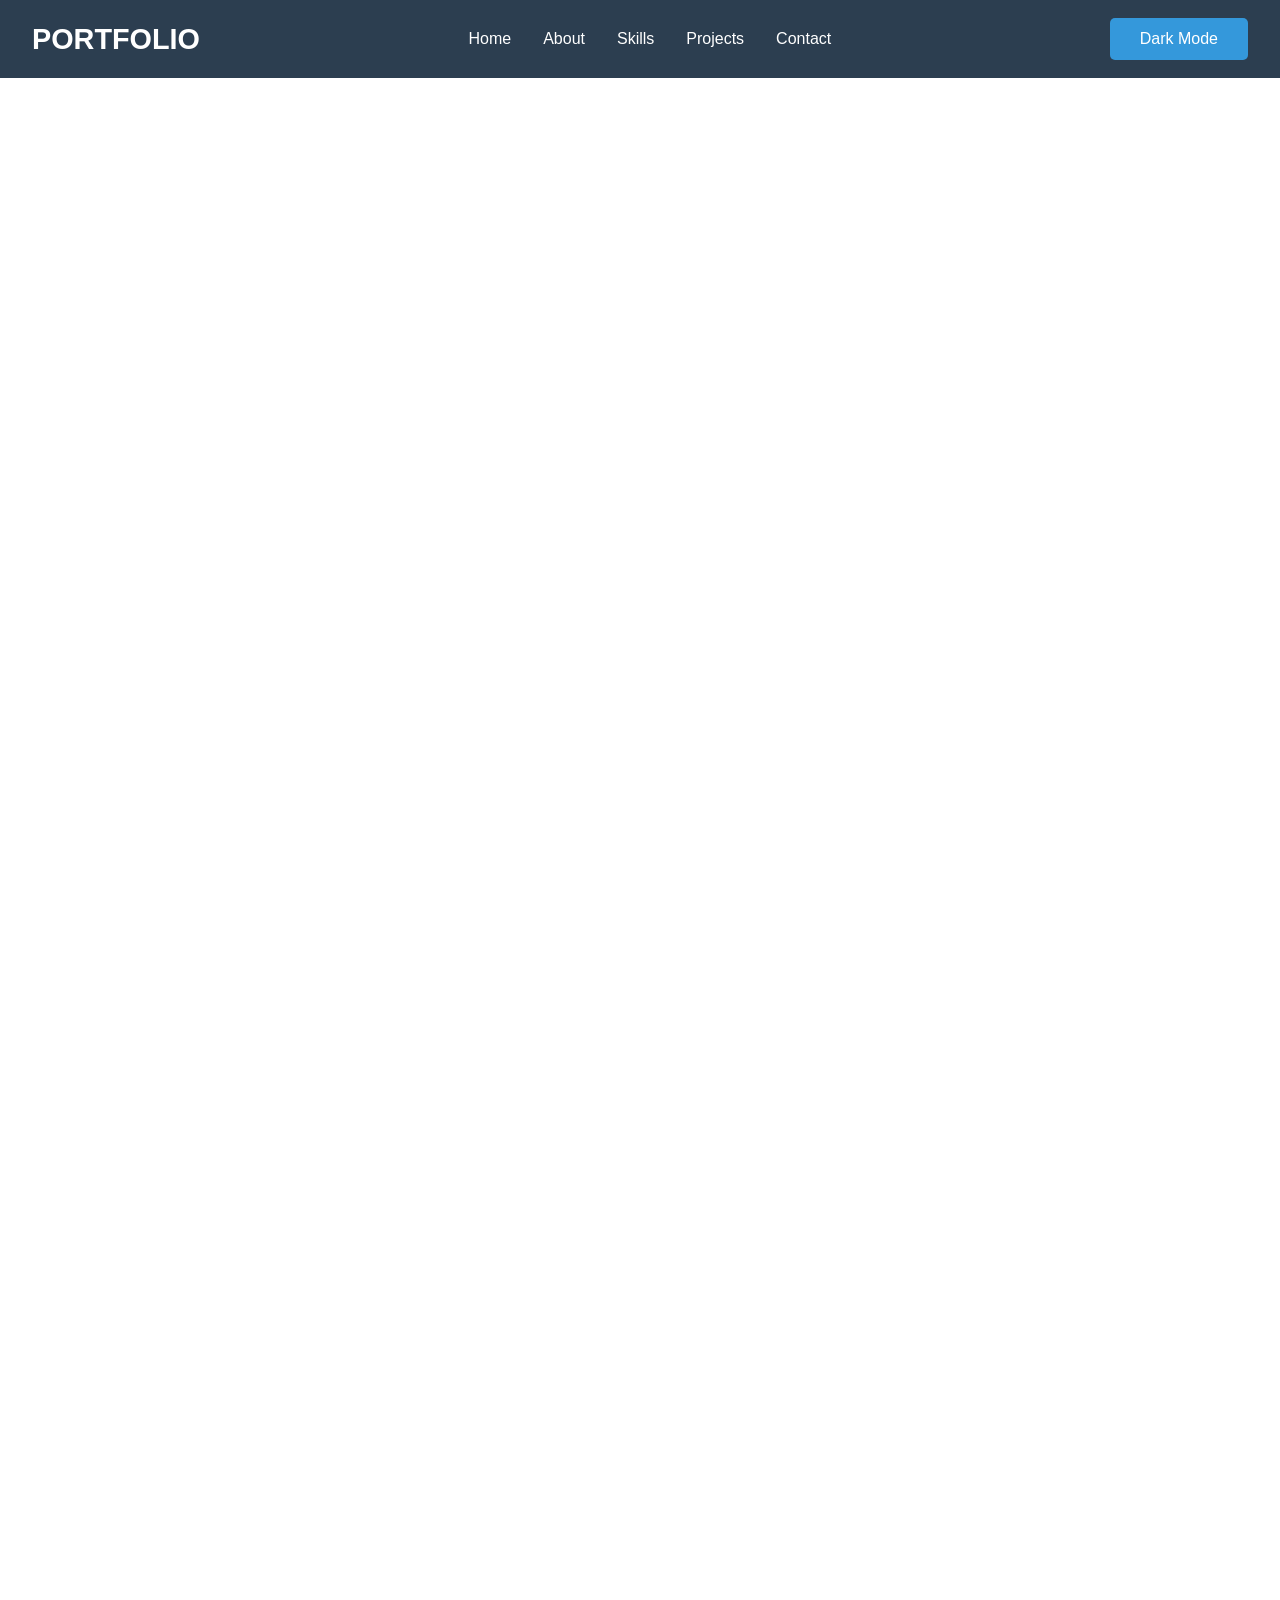
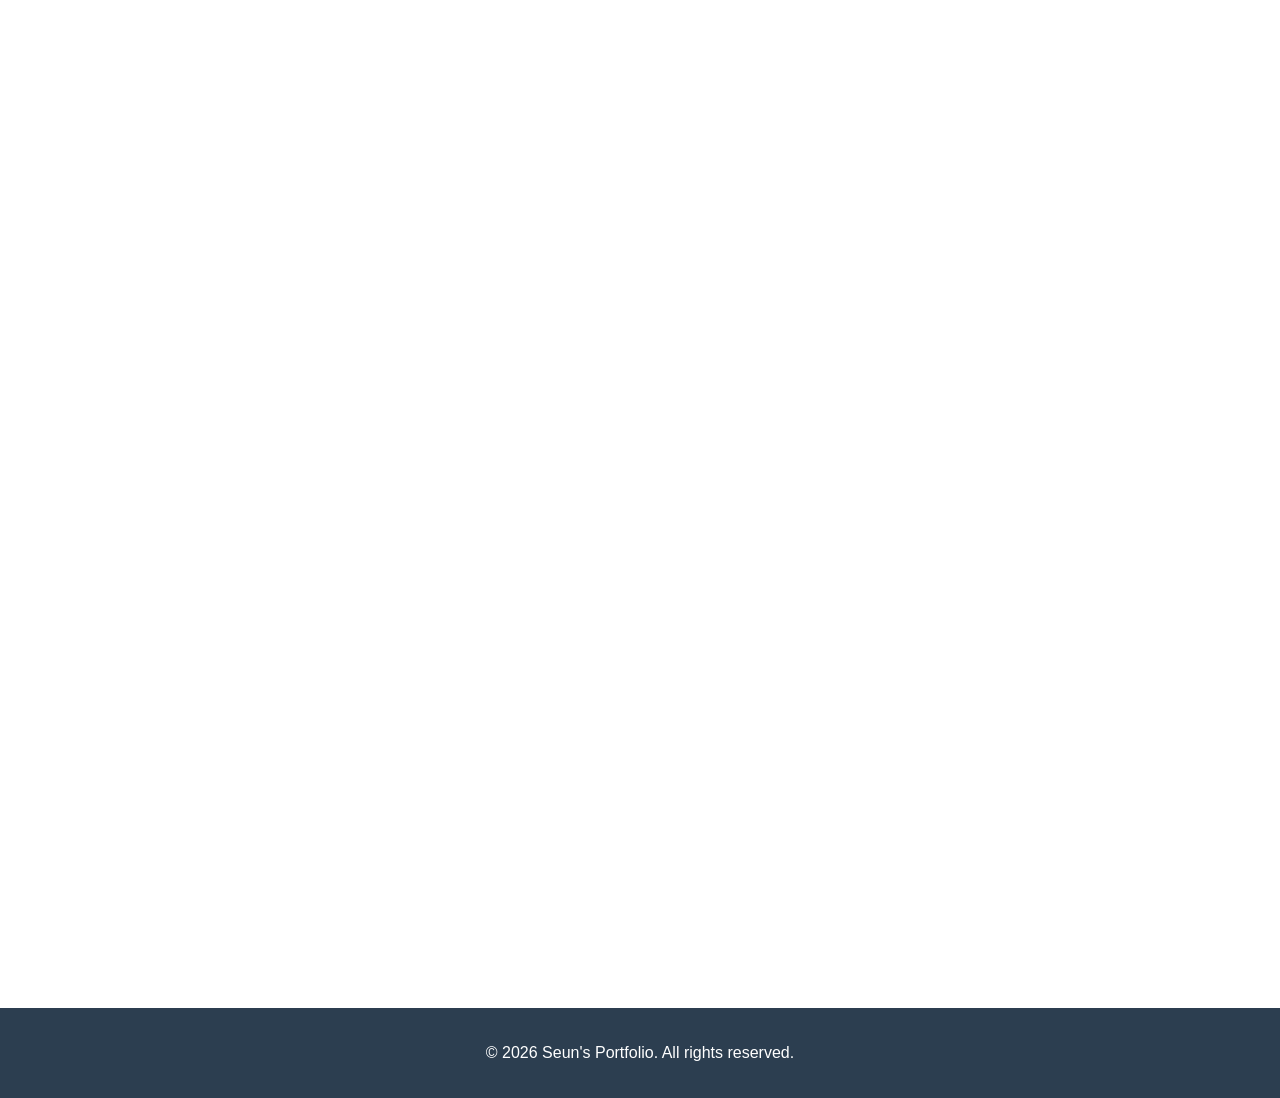
<file: index.html>
<!DOCTYPE html>
<html lang="en">
<head>
    <meta charset="UTF-8">
    <meta name="viewport" content="width=device-width, initial-scale=1.0">
    <meta name="description" content="Oluwaseun's software engineer portfolio showcasing projects, skills, and contact details.">
    <meta name="author" content="Oluwaseun" />
    <title>Oluwaseun | SOFTWARE ENGINEER Portfolio</title>
    <link rel="stylesheet" href="style.css">
</head>
<body>
    <!-- Navigation Bar -->
    <nav class="navbar">
        <div class="logo">PORTFOLIO</div>
        <ul class="nav-links">
            <li><a href="#home">Home</a></li>
            <li><a href="#about">About</a></li>
            <li><a href="#skills">Skills</a></li>
            <li><a href="#projects">Projects</a></li>
            <li><a href="#contact">Contact</a></li>
        </ul>
    </nav>

    <!-- Home Section -->
    <section id="home" class="hero reveal">
        <div class="hero-content">
            <img src="MY Passport photograph.jpeg" alt="Peter Oluwaseun Enoch" class="hero-img reveal">
            <div class="hero-text">
                <h1>PETER OLUWASEUN ENOCH</h1>
                <p>Software Engineer • Building fast and accessible web experiences</p>
                <p class="typing">I am <span id="typedText"></span><span class="cursor">|</span></p>
                <div class="hero-actions reveal">
                    <a href="#contact" class="btn">Get In Touch</a>
                    <a href="#projects" class="btn">View Projects</a>
                    <a href="resume.pdf" class="btn" download>Download Resume</a>
                    <button id="jsButton" class="btn">Test JavaScript</button>
                </div>
            </div>
        </div>
    </section>

    <!-- About Section -->
    <section id="about" class="about reveal">
        <div class="container">
            <h2>About Me</h2>
            <p>I'm Peter Oluwaseun Enoch, a Software Engineer with 3 years of remote experience; I build responsive, scalable, and accessible web applications. I specialize in clean code, strong UX, and practical solutions that ship quickly.</p>
            <ul class="about-list">
                <li>3+ years of remote development experience</li>
                <li>Expert in HTML5, CSS3, JavaScript, React, and Python</li>
                <li>Strong understanding of user-centric design and accessibility</li>
                <li>Collaborative in agile and remote teams</li>
            </ul>
        </div>
    </section>

    <!-- Skills Section -->
    <section id="skills" class="skills reveal">
        <div class="container">
            <h2>My Skills</h2>
            <p class="section-description">Languages, frameworks and tools I use to build production projects.</p>
            <div class="skill-badges">
                <span>HTML</span>
                <span>CSS</span>
                <span>JavaScript</span>
                <span>React</span>
                <span>Python</span>
                <span>Node.js</span>
                <span>Git</span>
                <span>Figma</span>
            </div>
            <div class="skills-grid">
                <div class="skill-item">
                    <h3>HTML & CSS</h3>
                    <p>Creating responsive and semantic web layouts</p>
                </div>
                <div class="skill-item">
                    <h3>JavaScript</h3>
                    <p>Building interactive and dynamic web applications</p>
                </div>
                <div class="skill-item">
                    <h3>Responsive Design</h3>
                    <p>Designing for all devices and screen sizes</p>
                </div>
                <div class="skill-item">
                    <h3>Web Design</h3>
                    <p>Creating beautiful and user-friendly interfaces</p>
                </div>
            </div>
        </div>
    </section>

    <!-- Projects Section -->
    <section id="projects" class="projects reveal">
        <div class="container">
            <h2>Featured Projects</h2>
            <p class="section-description">Three portfolio projects that demonstrate front-end skill, interactivity, and UI/UX polish.</p>
            <div class="projects-grid">
                <div class="project-card">
                    <h3>Portfolio Website</h3>
                    <p>A primary portfolio site built with HTML/CSS/JavaScript; includes theme toggle, typing animation, form validation, and scroll reveal.</p>
                    <a href="https://github.com/seun2905/first-project/blob/master/index.html" class="project-link" target="_blank">View Repo</a>
                </div>
                <div class="project-card">
                    <h3>UI Components Demo</h3>
                    <p>Interactive component collection with buttons, modals, and cards demonstrating accessible keyboard and mouse interactions.</p>
                    <a href="https://seun2905.github.io/first-project/ui-demo/index.html" class="project-link" target="_blank">View Project</a>
                </div>
                <div class="project-card">
                    <h3>Task Tracker</h3>
                    <p>Task management app using vanilla JS and localStorage for data persistence; supports create/update/delete tasks.</p>
                    <a href="https://seun2905.github.io/first-project/task-tracker/index.html" class="project-link" target="_blank">View Project</a>
                </div>
            </div>
        </div>
    </section>

    <!-- Contact Section -->
    <section id="contact" class="contact reveal">
        <div class="container">
            <h2>Get In Touch</h2>
            <p>I'd love to hear from you! Send a quick message or connect online.</p>
            <div class="contact-grid">
                <div class="contact-info">
                    <p>Email: <a href="mailto:seunpeter32@gmail.com">seunpeter32@gmail.com</a></p>
                    <p>Phone: +234 816 793 8328  +234 707 237 6700</p>
                    <p>LinkedIn: <a href="https://linkedin.com/in/peteroluwaseunenoch" target="_blank">linkedin.com/in/peteroluwaseunenoch</a></p>
                    <p>GitHub: <a href="https://github.com/Seun2905" target="_blank">github.com/Seun2905</a></p>
                </div>
                <form id="contactForm" class="contact-form">
                    <input type="text" placeholder="Your Name" required>
                    <input type="email" placeholder="Your Email" required>
                    <textarea placeholder="Your Message" rows="5" required></textarea>
                    <button type="submit" class="btn">Send Message</button>
                    <p id="formMessage" style="color:green;margin-top:10px;"></p>
                </form>
            </div>
        </div>
    </section>

    <!-- Footer -->
    <footer class="footer">
        <p>&copy; 2026 Seun's Portfolio. All rights reserved.</p>
    </footer>

    <script src="seun first project.js"></script>
</body>
</html>
</file>
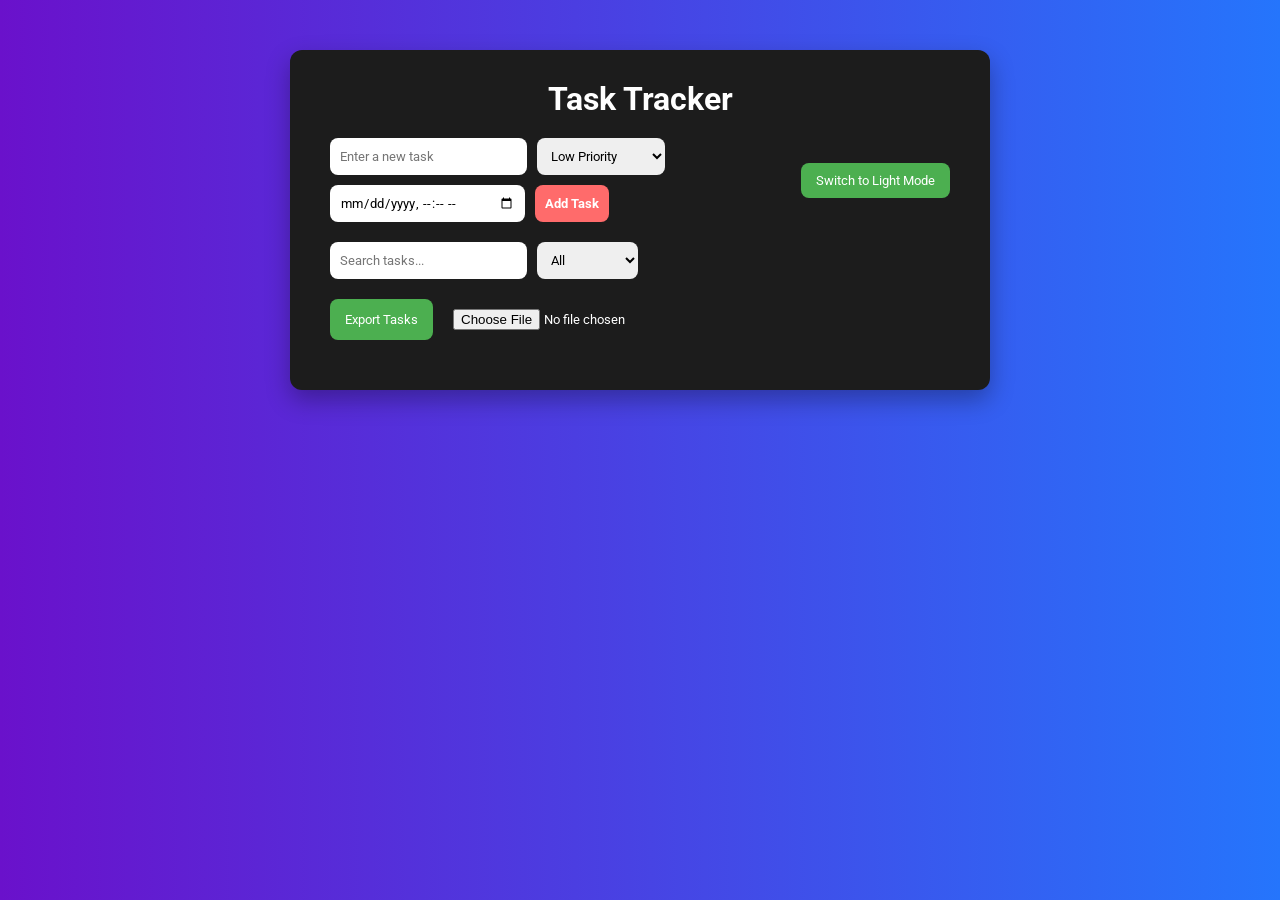
<file: Task Tracker/index.html>
<!DOCTYPE html>
<html lang="en">
<head>
  <meta charset="UTF-8">
  <meta name="viewport" content="width=device-width, initial-scale=1.0">
  <title>Task Tracker</title>
  <link href="https://fonts.googleapis.com/css2?family=Roboto:wght@400;700&display=swap" rel="stylesheet">
  <link rel="stylesheet" href="task%20tracker.css">
</head>
<body>
  <div class="container">
    <h1>Task Tracker</h1>

    <div class="top-controls">
      <div class="task-input">
        <input type="text" id="taskInput" placeholder="Enter a new task">
        <select id="priority">
          <option value="low">Low Priority</option>
          <option value="medium">Medium Priority</option>
          <option value="high">High Priority</option>
        </select>
        <input type="datetime-local" id="dueDate">
        <button id="addBtn">Add Task</button>
      </div>
      <button id="themeToggle">Switch to Light Mode</button>
    </div>

    <div class="search-filter">
      <input type="text" id="searchInput" placeholder="Search tasks...">
      <select id="filter">
        <option value="all">All</option>
        <option value="completed">Completed</option>
        <option value="pending">Pending</option>
      </select>
    </div>

    <div class="export-import">
      <button id="exportBtn">Export Tasks</button>
      <input type="file" id="importInput" accept=".json">
    </div>

    <ul id="taskList" class="task-list"></ul>
  </div>

  <script src="task%20tracker.js"></script>
</body>
</html>
</file>
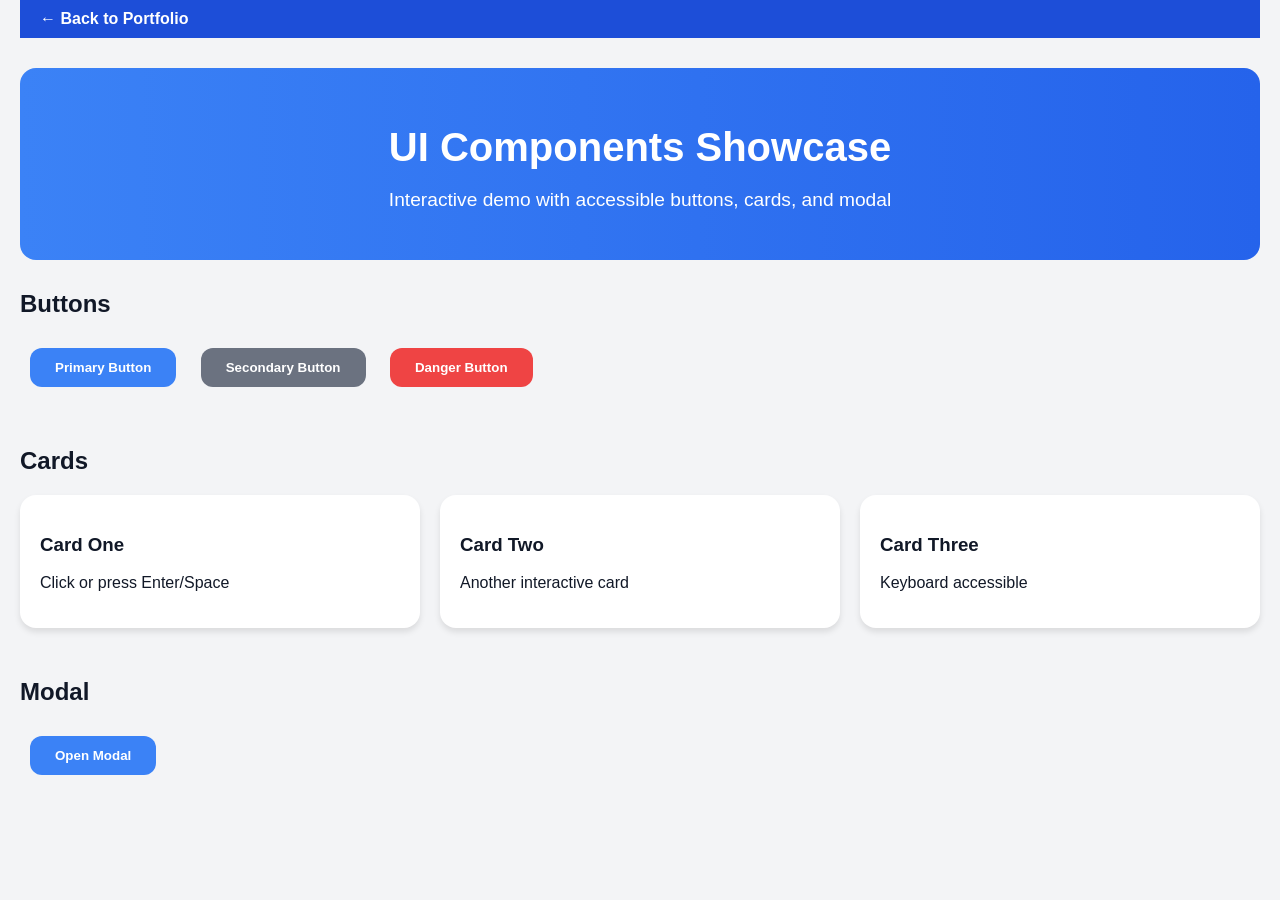
<file: ui-demo/index.html>
<!DOCTYPE html>
<html lang="en">
<head>
  <meta charset="UTF-8">
  <title>UI Components Demo</title>
  <link rel="stylesheet" href="ui.css">
</head>
<body>

  <!-- Top Navigation -->
  <nav class="top-nav">
    <a href="../index.html" class="nav-link">← Back to Portfolio</a>
  </nav>

  <!-- Header -->
  <header>
    <h1>UI Components Showcase</h1>
    <p>Interactive demo with accessible buttons, cards, and modal</p>
  </header>

  <main class="components">

    <!-- Buttons Section -->
    <section class="section buttons-section" id="buttons">
      <h2>Buttons</h2>
      <div class="buttons-demo">
        <button id="alertBtn">Primary Button</button>
        <button class="secondary">Secondary Button</button>
        <button class="danger">Danger Button</button>
      </div>
    </section>

    <!-- Cards Section -->
    <section class="section cards-section" id="cards">
      <h2>Cards</h2>
      <div class="cards-demo">
        <div class="card" tabindex="0" id="card1">
          <h3>Card One</h3>
          <p>Click or press Enter/Space</p>
        </div>
        <div class="card" tabindex="0" id="card2">
          <h3>Card Two</h3>
          <p>Another interactive card</p>
        </div>
        <div class="card" tabindex="0" id="card3">
          <h3>Card Three</h3>
          <p>Keyboard accessible</p>
        </div>
      </div>
    </section>

    <!-- Modal Section -->
    <section class="section modal-section" id="modal-section">
      <h2>Modal</h2>
      <button id="openModal">Open Modal</button>
      <div class="modal hidden" id="modal" role="dialog" aria-modal="true">
        <div class="modal-content" tabindex="-1">
          <h3>Accessible Modal</h3>
          <p>Press ESC to close or click the button below</p>
          <button id="closeModal">Close</button>
        </div>
      </div>
    </section>

  </main>

  <script src="ui.js"></script>
</body>
</html>
</file>
<file: style.css>
* {
    margin: 0;
    padding: 0;
    box-sizing: border-box;
}

body {
    font-family: 'Segoe UI', Tahoma, Geneva, Verdana, sans-serif;
    line-height: 1.6;
    color: #333;
}

.container {
    max-width: 1200px;
    margin: 0 auto;
    padding: 0 20px;
}

.navbar {
    display: flex;
    justify-content: space-between;
    align-items: center;
    padding: 1rem 2rem;
    background-color: #2c3e50;
    color: white;
    position: sticky;
    top: 0;
    z-index: 1000;
}

.logo {
    font-size: 1.8rem;
    font-weight: bold;
}

.nav-links {
    display: flex;
    list-style: none;
    gap: 2rem;
}

.nav-links a {
    color: white;
    text-decoration: none;
    transition: color 0.3s;
}

.nav-links a:hover {
    color: #3498db;
}

.hero {
    background: linear-gradient(135deg, #667eea 0%, #764ba2 100%);
    color: white;
    padding: 100px 20px;
    text-align: center;
}

.hero-content h1 {
    font-size: 3rem;
    margin-bottom: 1rem;
}

.hero-content p {
    font-size: 1.3rem;
    margin-bottom: 2rem;
}

.btn {
    display: inline-block;
    padding: 12px 30px;
    background-color: #3498db;
    color: white;
    text-decoration: none;
    border-radius: 5px;
    transition: background-color 0.3s;
    border: none;
    cursor: pointer;
    font-size: 1rem;
}

.btn:hover {
    background-color: #2980b9;
}

.about {
    padding: 60px 20px;
    background-color: #f8f9fa;
}

.about .container h2 {
    text-align: center;
    font-size: 2.5rem;
    margin-bottom: 2rem;
    color: #2c3e50;
}

.about p {
    font-size: 1.1rem;
    line-height: 1.8;
    text-align: center;
    max-width: 800px;
    margin: 0 auto;
}

.skills {
    padding: 60px 20px;
    background-color: white;
}

.skills h2 {
    text-align: center;
    font-size: 2.5rem;
    margin-bottom: 3rem;
    color: #2c3e50;
}

.skills-grid {
    display: grid;
    grid-template-columns: repeat(auto-fit, minmax(250px, 1fr));
    gap: 2rem;
}

.skill-item {
    background-color: #f8f9fa;
    padding: 2rem;
    border-radius: 8px;
    text-align: center;
    transition: transform 0.3s, box-shadow 0.3s;
}

.skill-item:hover {
    transform: translateY(-5px);
    box-shadow: 0 5px 15px rgba(0, 0, 0, 0.1);
}

.skill-item h3 {
    color: #667eea;
    margin-bottom: 1rem;
}

.skill-item p {
    color: #666;
}

.projects {
    padding: 60px 20px;
    background-color: #f8f9fa;
}

.projects h2 {
    text-align: center;
    font-size: 2.5rem;
    margin-bottom: 3rem;
    color: #2c3e50;
}

.projects-grid {
    display: grid;
    grid-template-columns: repeat(auto-fit, minmax(300px, 1fr));
    gap: 2rem;
}

.project-card {
    background-color: white;
    padding: 2rem;
    border-radius: 8px;
    box-shadow: 0 2px 8px rgba(0, 0, 0, 0.1);
    transition: transform 0.3s, box-shadow 0.3s;
}

.project-card:hover {
    transform: translateY(-5px);
    box-shadow: 0 5px 20px rgba(0, 0, 0, 0.15);
}

.project-card h3 {
    color: #2c3e50;
    margin-bottom: 1rem;
}

.project-card p {
    color: #666;
    margin-bottom: 1.5rem;
}

.project-link {
    color: #3498db;
    text-decoration: none;
    font-weight: bold;
    transition: color 0.3s;
}

.project-link:hover {
    color: #2980b9;
}

.contact {
    padding: 60px 20px;
    background-color: white;
}

.contact .container {
    max-width: 600px;
}

.contact h2 {
    text-align: center;
    font-size: 2.5rem;
    margin-bottom: 1rem;
    color: #2c3e50;
}

.contact > .container > p {
    text-align: center;
    margin-bottom: 2rem;
    color: #666;
}

.contact-form {
    display: flex;
    flex-direction: column;
    gap: 1rem;
}

.contact-form input,
.contact-form textarea {
    padding: 12px;
    border: 1px solid #ddd;
    border-radius: 5px;
    font-family: inherit;
    font-size: 1rem;
}

.contact-form input:focus,
.contact-form textarea:focus {
    outline: none;
    border-color: #3498db;
    box-shadow: 0 0 5px rgba(52, 152, 219, 0.3);
}

.contact-form button {
    align-self: center;
}

.footer {
    background-color: #2c3e50;
    color: white;
    text-align: center;
    padding: 2rem;
}

.dark-theme {
    background-color: #121212;
    color: #e5e5e5;
}

.dark-theme .navbar {
    background-color: #1b1b1b;
}

.dark-theme .hero {
    background: radial-gradient(circle, #2c3e50 0%, #1a1a1a 100%);
}

.dark-theme .about,
.dark-theme .skills,
.dark-theme .projects,
.dark-theme .contact,
.dark-theme .project-card,
.dark-theme .skill-item {
    background-color: #1b1b1b;
    color: #ddd;
}

.dark-theme .btn {
    background-color: #3498db;
    color: white;
}

.typing {
    font-size: 1.2rem;
    margin-top: 12px;
}

.cursor {
    font-weight: bold;
    display: inline-block;
    animation: blink 0.8s steps(1) infinite;
}

@keyframes blink {
    0%, 100% { opacity: 1; }
    50% { opacity: 0; }
}

.reveal {
    opacity: 0;
    transform: translateY(20px);
    transition: opacity 0.6s ease, transform 0.6s ease;
}

.reveal.visible {
    opacity: 1;
    transform: translateY(0);
}

@media (max-width: 768px) {
    .nav-links {
        gap: 1rem;
        font-size: 0.9rem;
    }

    .hero-content h1 {
        font-size: 2rem;
    }

    .hero-content p {
        font-size: 1rem;
    }

    .about h2,
    .skills h2,
    .projects h2,
    .contact h2 {
        font-size: 2rem;
    }

    .skills-grid,
    .projects-grid {
        grid-template-columns: 1fr;
    }
}

/* Hero Section with Image */
.hero-content {
    display: flex;
    align-items: center;
    justify-content: center;
    gap: 40px;
    flex-wrap: wrap;
    text-align: left;
}

.hero-img {
    width: 150px;
    height: 150px;
    border-radius: 50%;
    object-fit: cover;
    border: 3px solid #fff;
    margin-bottom: 20px;
}

.hero-actions {
    display: flex;
    flex-wrap: wrap;
    gap: 15px;
}

#formMessage {
    font-size: 1rem;
    font-weight: 500;
}

.hero-actions .btn:hover {
    transform: translateY(-3px);
    box-shadow: 0 4px 8px rgba(0,0,0,0.2);
    transition: all 0.3s ease;
}
</file>
<file: ui-demo/ui.css>
/* General Page */
body {
  font-family: 'Segoe UI', Tahoma, Geneva, Verdana, sans-serif;
  background-color: #f3f4f6;
  color: #111827;
  margin: 0;
  padding: 0 20px;
}

/* Top Navigation */
.top-nav {
  background: #1d4ed8;
  padding: 10px 20px;
}

.top-nav .nav-link {
  color: white;
  text-decoration: none;
  font-weight: bold;
}

.top-nav .nav-link:hover {
  text-decoration: underline;
}

/* Header */
header {
  text-align: center;
  margin: 30px 0;
  background: linear-gradient(90deg, #3b82f6, #2563eb);
  color: white;
  padding: 30px 20px;
  border-radius: 16px;
}

header h1 {
  font-size: 2.5rem;
  margin-bottom: 10px;
}

header p {
  font-size: 1.2rem;
}

/* Sections */
.section {
  margin-bottom: 50px;
}

/* Buttons */
button {
  padding: 12px 25px;
  margin: 10px;
  border: none;
  border-radius: 12px;
  font-weight: bold;
  cursor: pointer;
  transition: transform 0.2s, background-color 0.2s;
  color: white;
  background-color: #3b82f6;
}

button:hover,
button:focus {
  transform: translateY(-2px);
  background-color: #2563eb;
  outline: none;
}

button.secondary {
  background-color: #6b7280;
}

button.secondary:hover {
  background-color: #4b5563;
}

button.danger {
  background-color: #ef4444;
}

button.danger:hover {
  background-color: #b91c1c;
}

/* Cards */
.cards-demo {
  display: flex;
  gap: 20px;
  flex-wrap: wrap;
}

.card {
  flex: 1 1 200px;
  background: #fff;
  padding: 20px;
  border-radius: 16px;
  box-shadow: 0 4px 6px rgba(0,0,0,0.1);
  cursor: pointer;
  transition: transform 0.3s, box-shadow 0.3s;
}

.card:hover,
.card:focus {
  transform: translateY(-5px);
  box-shadow: 0 8px 20px rgba(0,0,0,0.2);
  outline: none;
}

/* Modal */
.modal {
  position: fixed;
  top: 0;
  left: 0;
  width: 100%;
  height: 100%;
  background: rgba(0,0,0,0.6);
  display: flex;
  justify-content: center;
  align-items: center;
}

.modal-content {
  background: #fff;
  padding: 30px;
  border-radius: 20px;
  width: 90%;
  max-width: 400px;
  box-shadow: 0 12px 24px rgba(0,0,0,0.3);
  transition: transform 0.3s;
}

.hidden {
  display: none;
}

/* Responsive */
@media (max-width: 768px) {
  .cards-demo {
    flex-direction: column;
  }

  header h1 {
    font-size: 2rem;
  }
}
</file>
